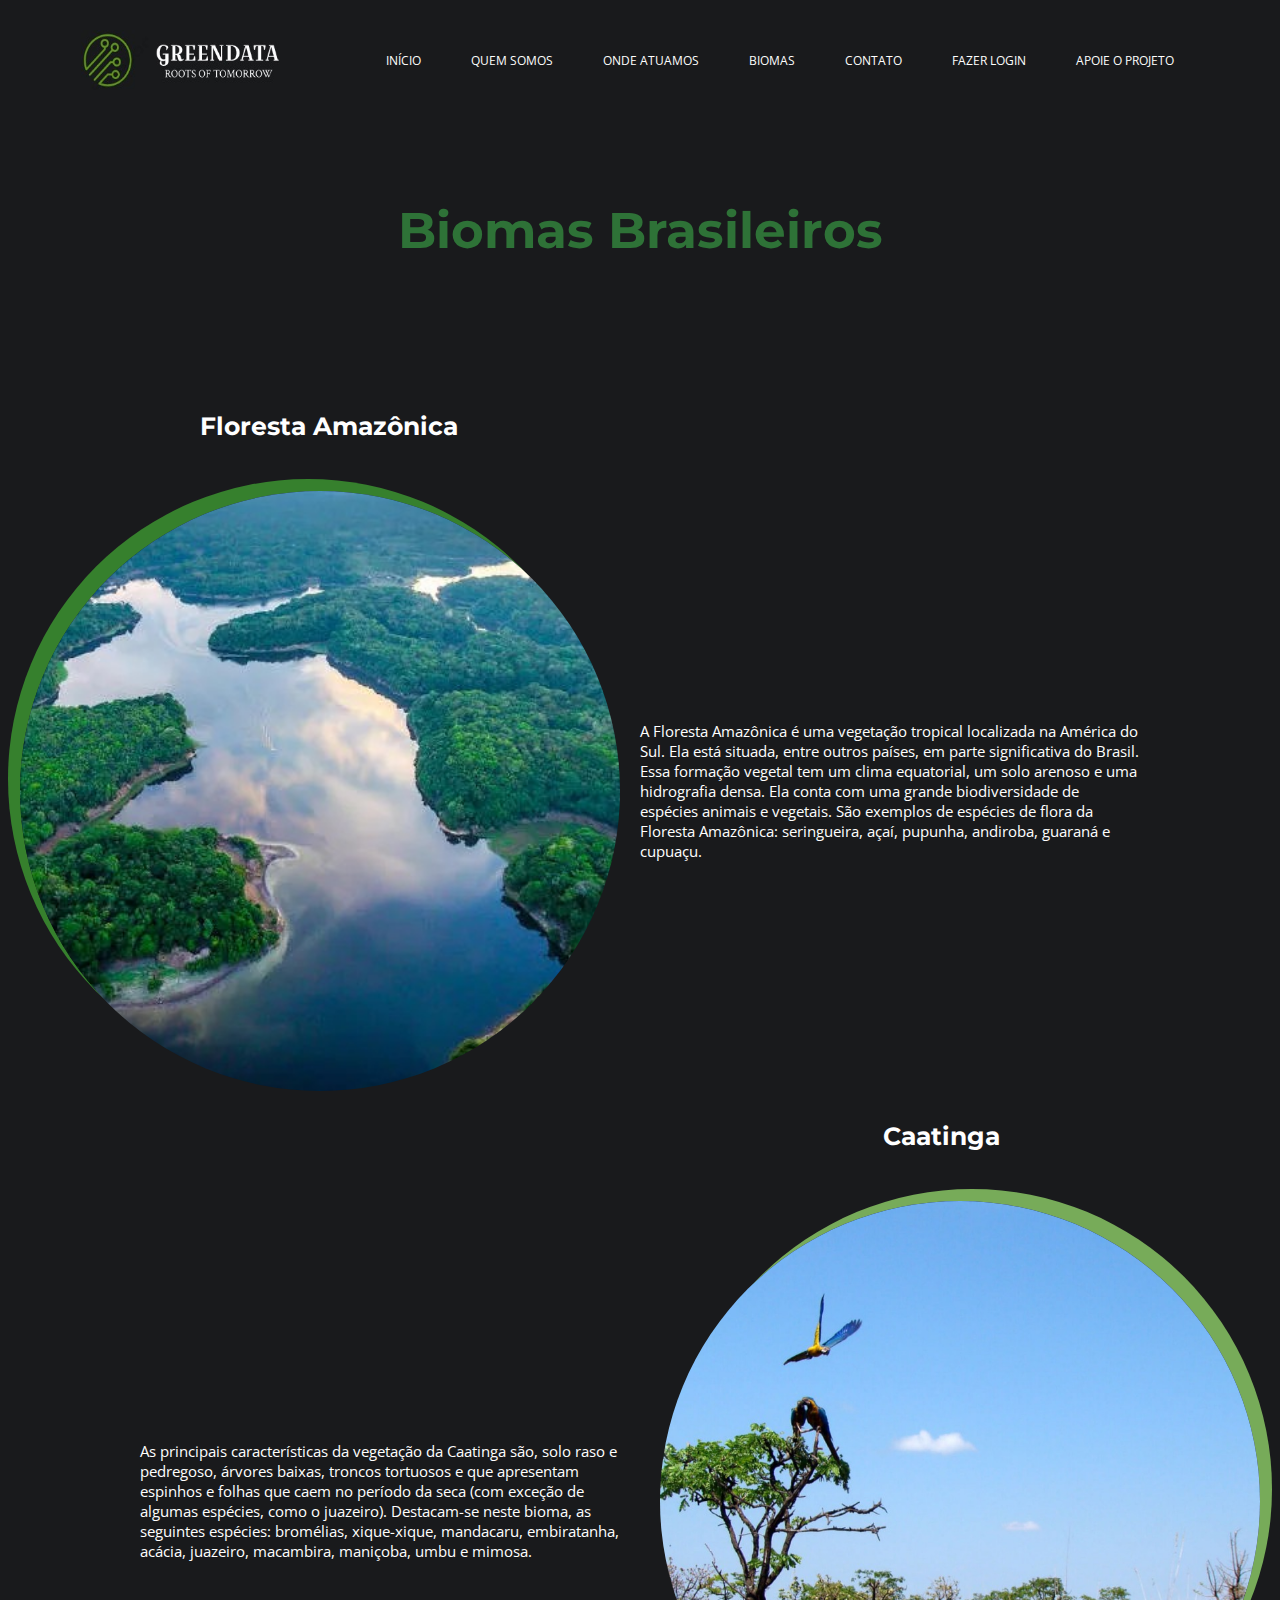
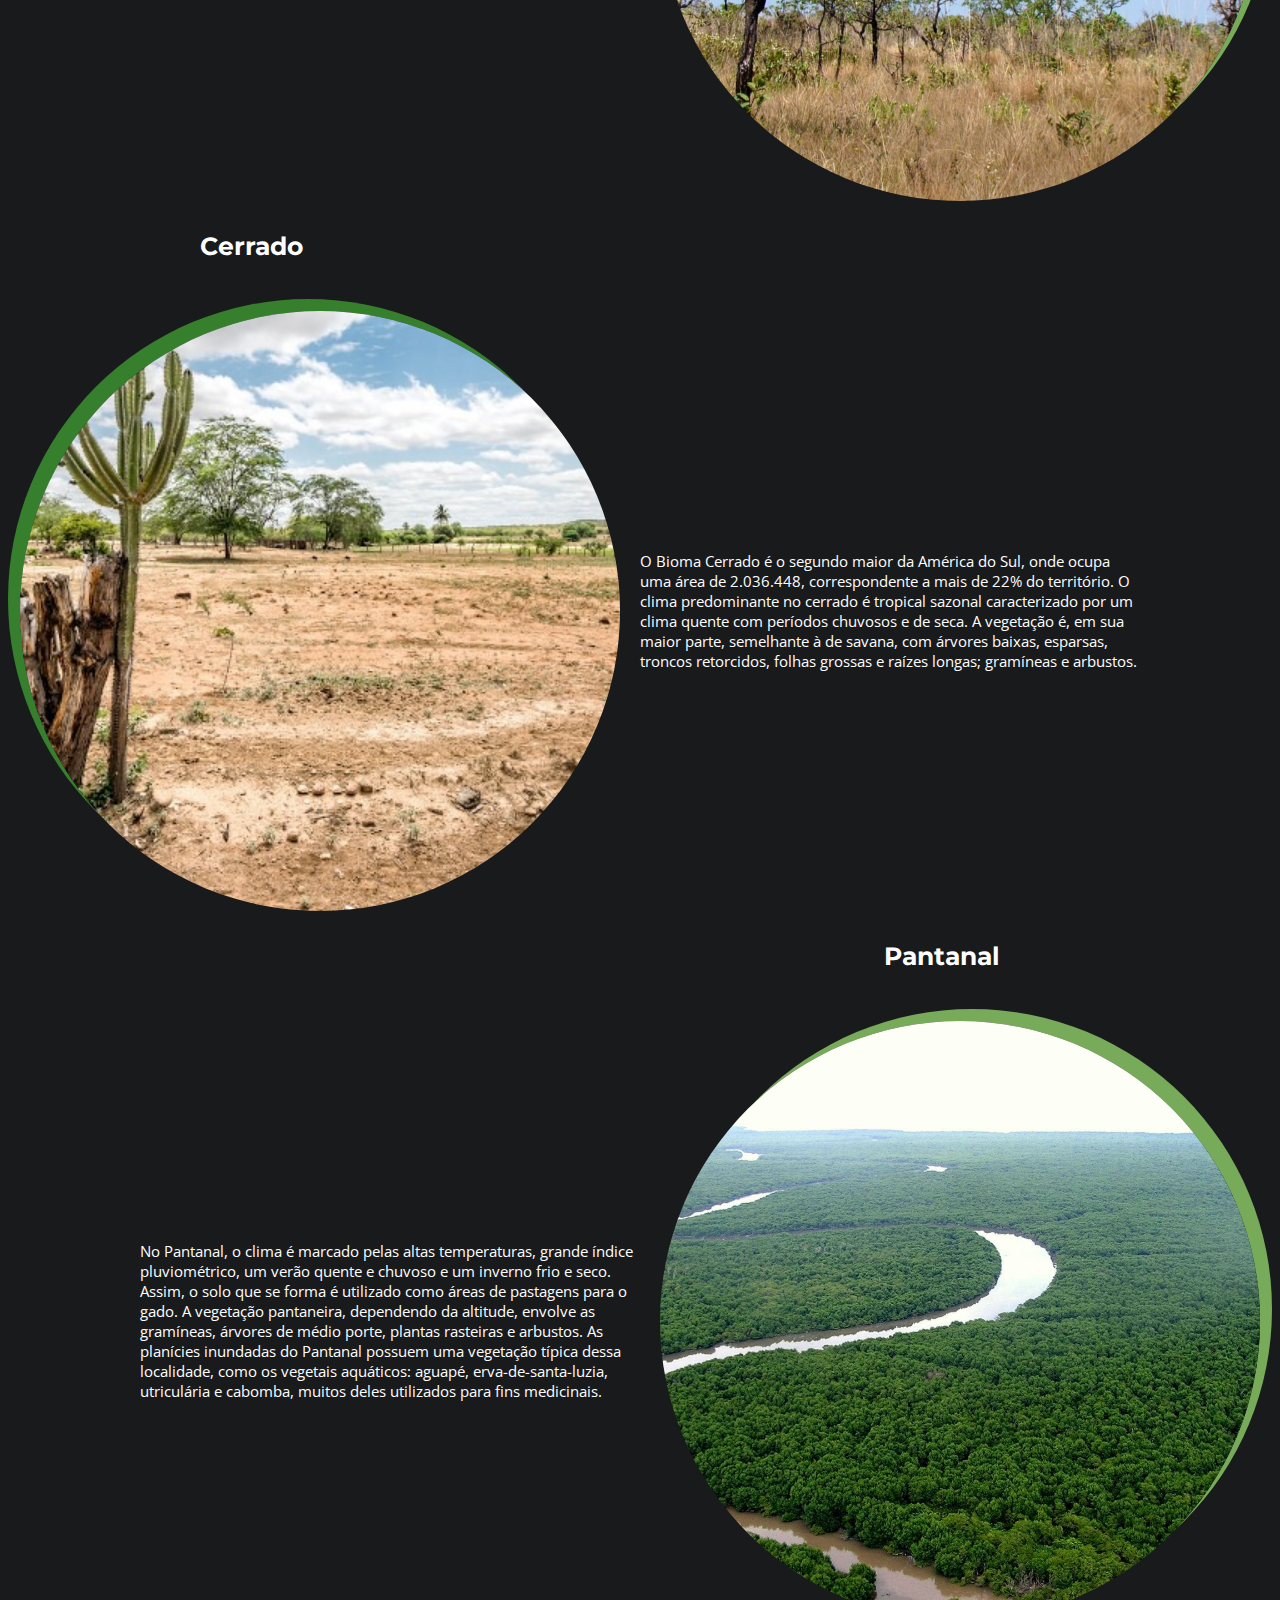
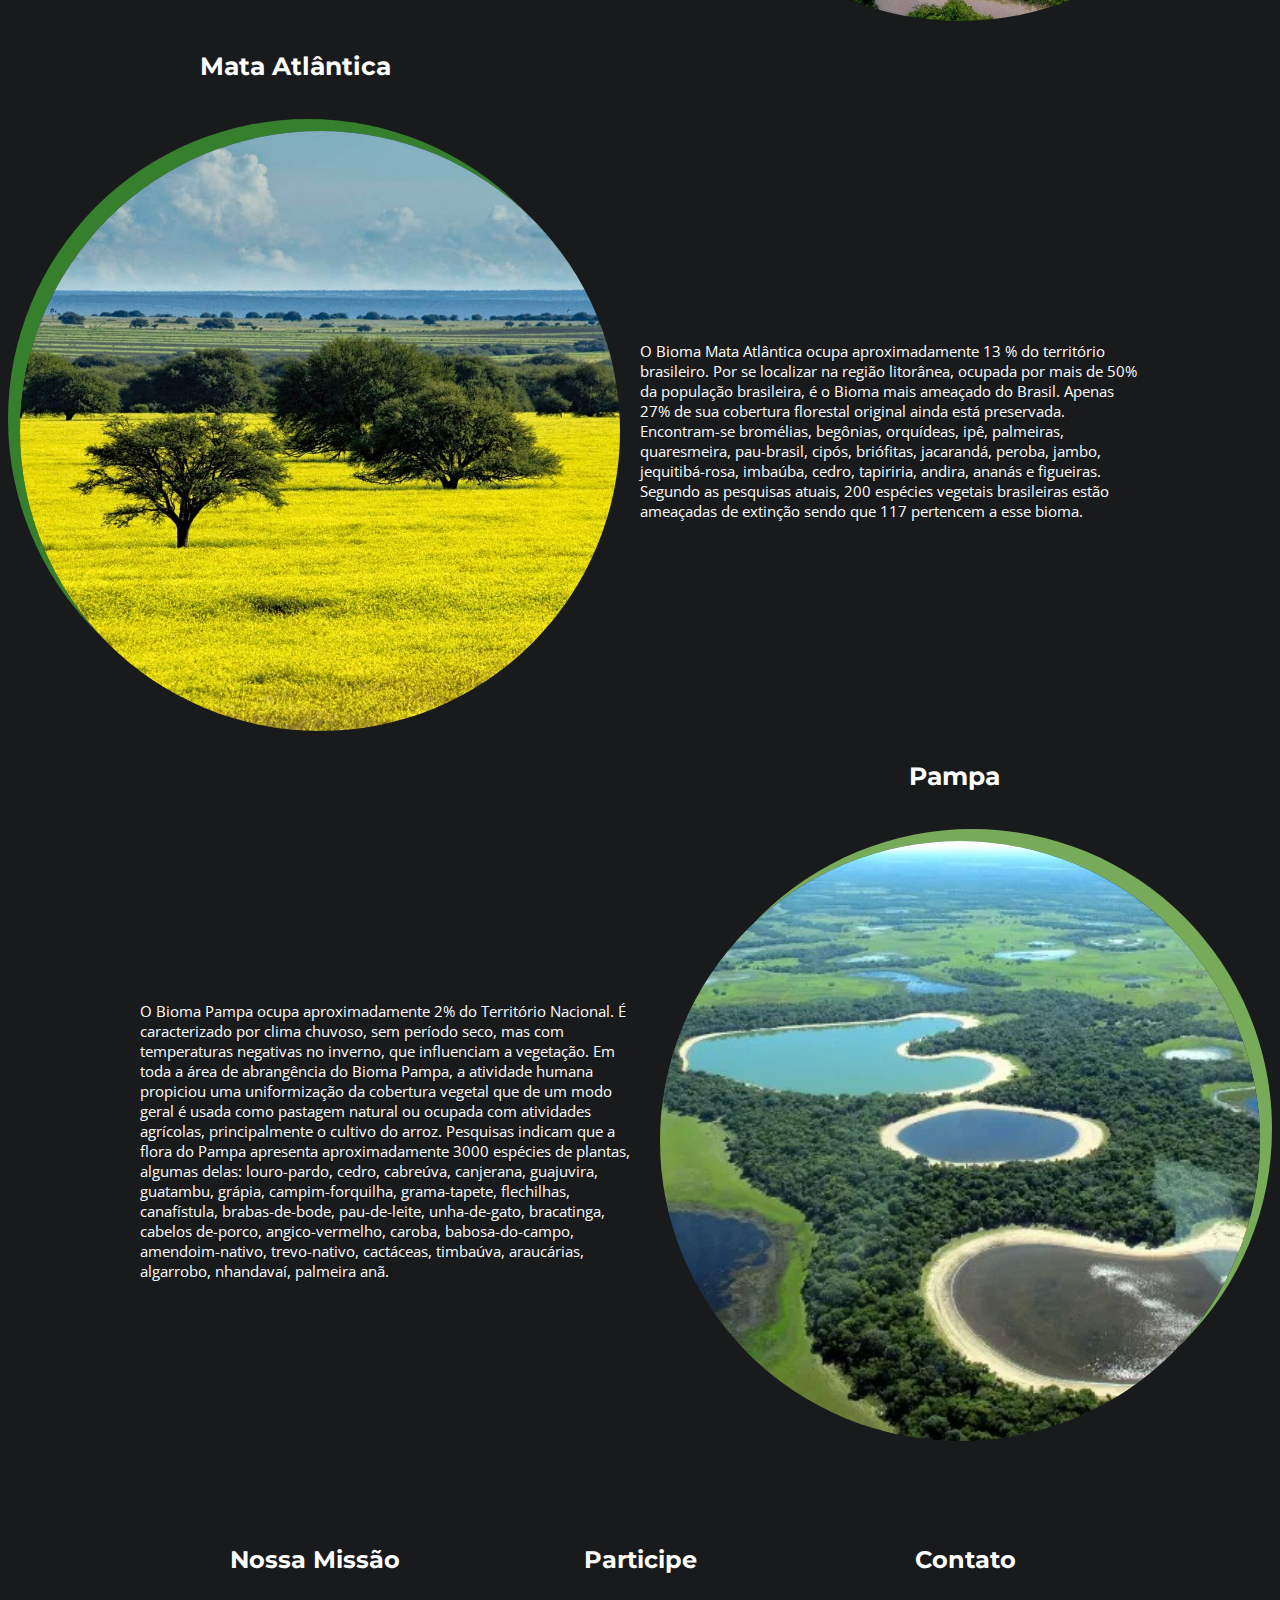
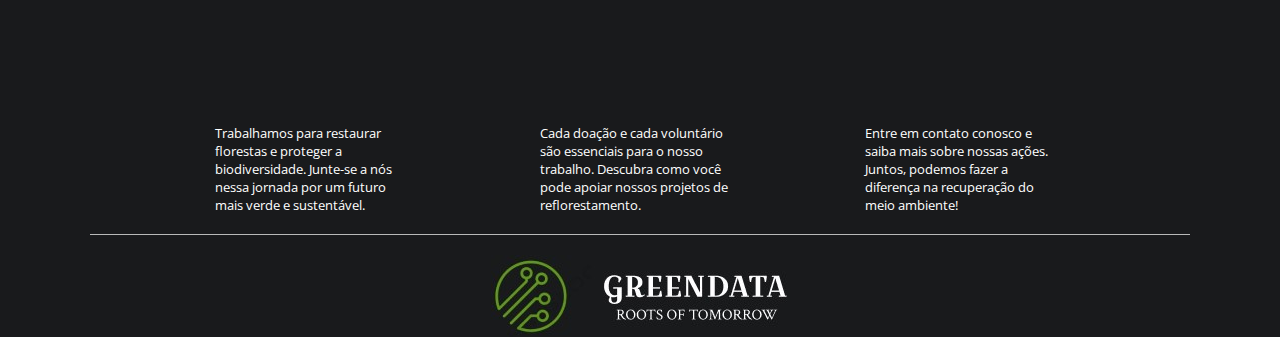
<file: src/main/resources/static/biomas.html>
<!DOCTYPE html>
<html lang="pt-BR">
<head>
  <meta charset="UTF-8">
  <meta name="viewport" content="width=device-width, initial-scale=1.0">
  <title>Biomas Brasileiros</title>
  <link rel="stylesheet" href="biomas.css">
  <link href="https://fonts.googleapis.com/css2?family=Crimson+Text:wght@400;700&family=Montserrat:wght@700&display=swap" rel="stylesheet">
</head>
<body>
  <nav>

    <img src="../assets/Captura%20de%20tela%202024-10-23%20200315.jpg" id="nav_img" alt="img.png">

    <ul>

        <li><a href="home.html">INÍCIO</a></li>
        <li><a href="quem_somos.html">QUEM SOMOS</a></li>
        <li><a href="onde_atuamos.html">ONDE ATUAMOS</a></li>
        <li><a href="biomas.html">BIOMAS</a></li>
        <li><a href="contato.html">CONTATO</a></li>
        <li><a href="index.html">FAZER LOGIN</a></li>
        <li><a href="apoie_o_projeto.html">APOIE O PROJETO</a></li>


    </ul>

</nav>

  <h1>Biomas Brasileiros</h1>
  
  <div class="bioma">
    <h2 class="esquerda">Floresta Amazônica</h2>
    <div class="conteudo">
      <img src="../assets/amazonia.jpg" alt="Amazônia">
      <p>A Floresta Amazônica é uma vegetação tropical localizada na América do Sul. Ela está situada, entre outros países, em parte significativa do Brasil. Essa formação vegetal tem um clima equatorial, um solo arenoso e uma hidrografia densa. Ela conta com uma grande biodiversidade de espécies animais e vegetais. São exemplos de espécies de flora da Floresta Amazônica: seringueira, açaí, pupunha, andiroba, guaraná e cupuaçu.</p>
    </div>
  </div>

  <div class="bioma invert">
    <h2 class="direita">Caatinga</h2>
    <div class="conteudo">
      <img src="../assets/caatinga.jpg" alt="Caatinga">
      <p>As principais características da vegetação da Caatinga são, solo raso e pedregoso, árvores baixas, troncos tortuosos e que apresentam espinhos e folhas que caem no período da seca (com exceção de algumas espécies, como o juazeiro). Destacam-se neste bioma, as seguintes espécies: bromélias, xique-xique, mandacaru, embiratanha, acácia, juazeiro, macambira, maniçoba, umbu e mimosa.</p>
    </div>
  </div>

  <div class="bioma">
    <h2 class="esquerda">Cerrado</h2>
    <div class="conteudo">
      <img src="../assets/cerrado.jpg" alt="Cerrado">
      <p>O Bioma Cerrado é o segundo maior da América do Sul, onde ocupa uma área de 2.036.448, correspondente a mais de 22% do território. O clima predominante no cerrado é tropical sazonal caracterizado por um clima quente com períodos chuvosos e de seca.
        A vegetação é, em sua maior parte, semelhante à de savana, com árvores baixas, esparsas, troncos retorcidos, folhas grossas e raízes longas; gramíneas e arbustos.</p>
    </div>
  </div>

  <div class="bioma invert">
    <h2 class="direita">Pantanal</h2>
    <div class="conteudo">
      <img src="../assets/pantanal.jpg" alt="Pantanal">
      <p>No Pantanal, o clima é marcado pelas altas temperaturas, grande índice pluviométrico, um verão quente e chuvoso e um inverno frio e seco. Assim, o solo que se forma é utilizado como áreas de pastagens para o gado. A vegetação pantaneira, dependendo da altitude, envolve as gramíneas, árvores de médio porte, plantas rasteiras e arbustos. As planícies inundadas do Pantanal possuem uma vegetação típica dessa localidade, como os vegetais aquáticos: aguapé, erva-de-santa-luzia, utriculária e cabomba, muitos deles utilizados para fins medicinais.</p>
    </div>
  </div>

  <div class="bioma">
    <h2 class="esquerda">Mata Atlântica</h2>
    <div class="conteudo">
      <img src="../assets/mata_atlantica.jpg" alt="Mata Atlântica">
      <p>O Bioma Mata Atlântica ocupa aproximadamente 13 % do território brasileiro. Por se localizar na região litorânea, ocupada por mais de 50% da população brasileira, é o Bioma mais ameaçado do Brasil. Apenas 27% de sua cobertura florestal original ainda está preservada. Encontram-se bromélias, begônias, orquídeas, ipê, palmeiras, quaresmeira, pau-brasil, cipós, briófitas, jacarandá, peroba, jambo, jequitibá-rosa, imbaúba, cedro, tapiriria, andira, ananás e figueiras.

        Segundo as pesquisas atuais, 200 espécies vegetais brasileiras estão ameaçadas de extinção sendo que 117 pertencem a esse bioma.</p>
    </div>
  </div>

  <div class="bioma invert">
    <h2 class="direita">Pampa</h2>
    <div class="conteudo">
      <img src="../assets/pampa.jpg" alt="Pampa">
      <p>O Bioma Pampa ocupa aproximadamente 2% do Território Nacional. É caracterizado por clima chuvoso, sem período seco, mas com temperaturas negativas no inverno, que in­fluenciam a vegetação. Em toda a área de abrangência do Bioma Pampa, a atividade humana propiciou uma uniformização da cobertura vegetal que de um modo geral é usada como pastagem natural ou ocupada com atividades agrícolas, principalmente o cultivo do arroz. Pesquisas indicam que a flora do Pampa apresenta aproximadamente 3000 espécies de plantas, algumas delas: louro-pardo, cedro, cabreúva, canjerana, guajuvira, guatambu, grápia, campim-forquilha, grama-tapete, flechilhas, canafístula, brabas-de-bode, pau-de-leite, unha-de-gato, bracatinga, cabelos de-porco, angico-vermelho, caroba, babosa-do-campo, amendoim-nativo, trevo-nativo, cactáceas, timbaúva, araucárias, algarrobo, nhandavaí, palmeira anã.</p>
    </div>
  </div>

  <footer>

    <div class="container_footer">

        <div class="footer_txt">

            <div class="div_footer_text">

                <h1>Nossa Missão</h1>

                <p>Trabalhamos para restaurar florestas e proteger a biodiversidade. Junte-se a nós nessa jornada por um futuro mais verde e sustentável.</p>

            </div>

            <div class="div_footer_text">

                <h1>Participe</h1>

                <p>Cada doação e cada voluntário são essenciais para o nosso trabalho. Descubra como você pode apoiar nossos projetos de reflorestamento.</p>

            </div>

            <div class="div_footer_text">

                <h1>Contato</h1>

                <p>Entre em contato conosco e saiba mais sobre nossas ações. Juntos, podemos fazer a diferença na recuperação do meio ambiente!</p>

            </div>

        </div>

        <div class="footer_info">

            <img src="../assets/Captura%20de%20tela%202024-10-23%20200315.jpg" id="nav_img1" alt="img.png">

            
        </div>

    </div>

    

</footer>
</body>
</html>
</file>
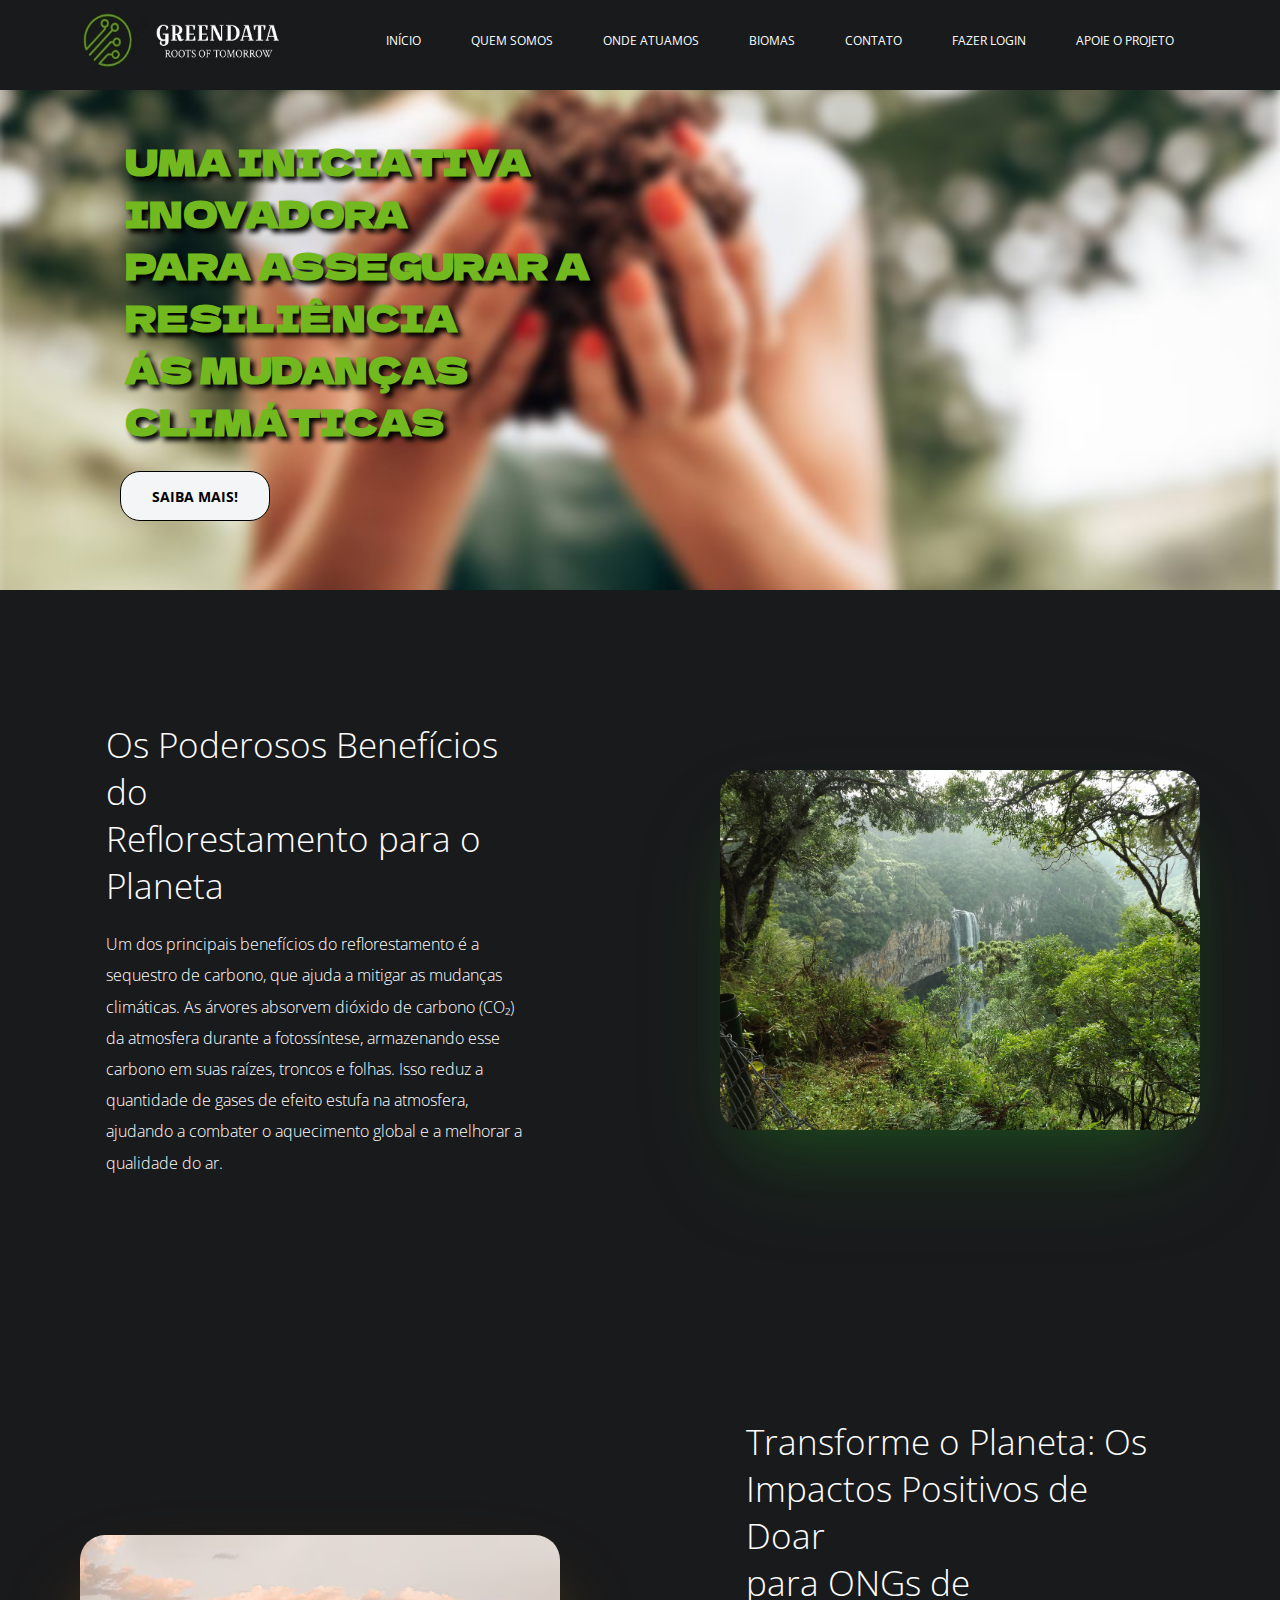
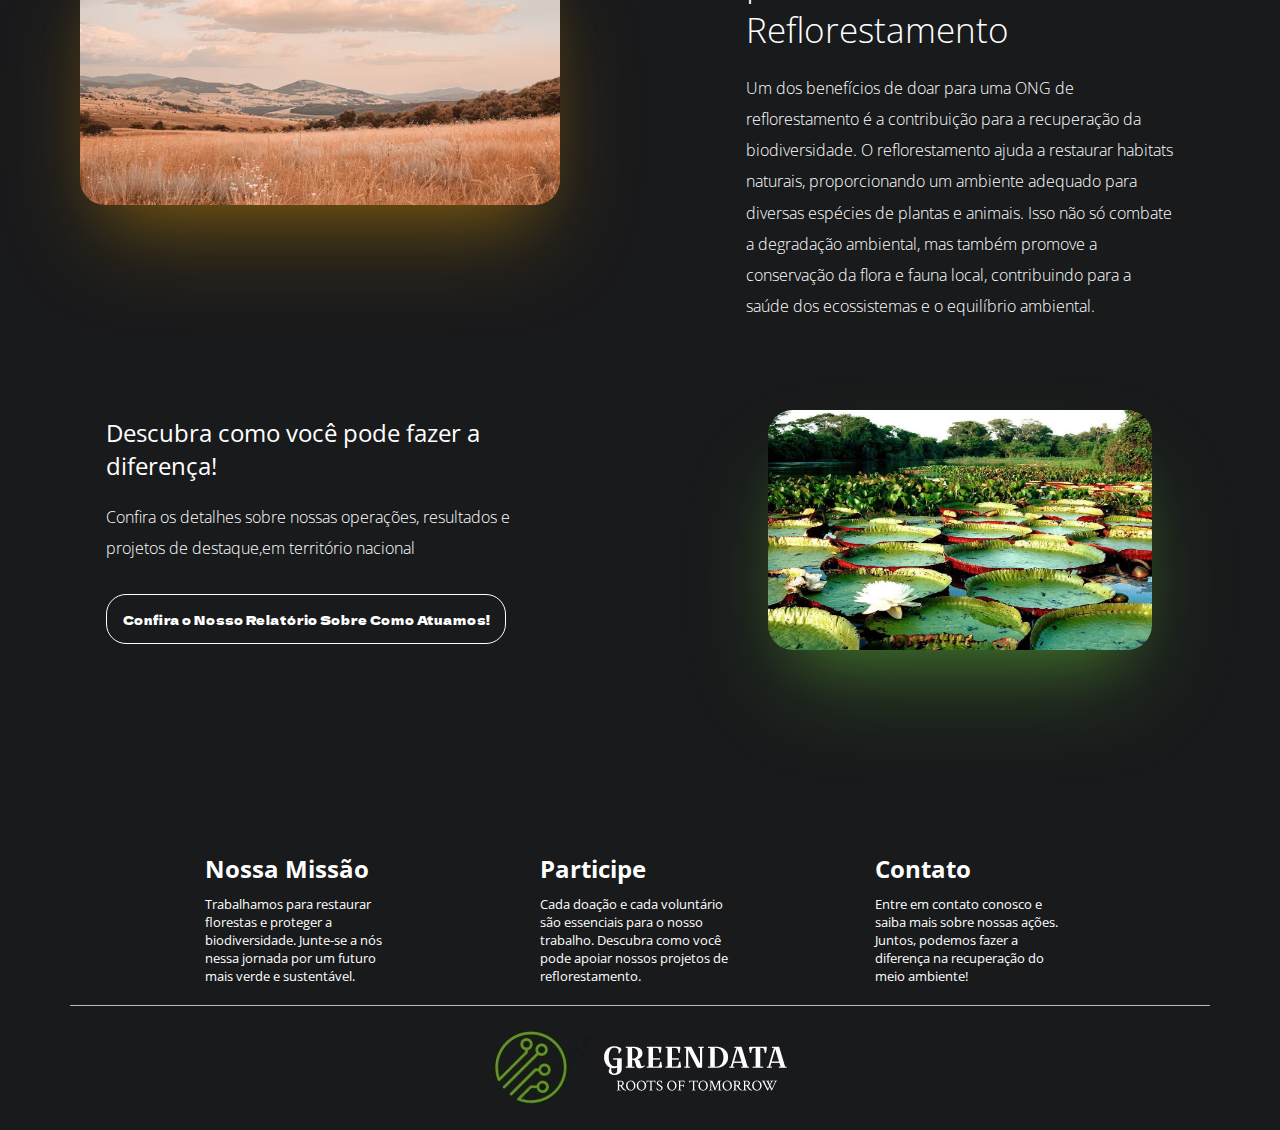
<file: src/main/resources/static/home.html>
<!DOCTYPE html>
<html lang="pt-BR">
<head>
  <meta charset="UTF-8">
  <meta name="viewport" content="width=device-width, initial-scale=1.0">
  <title>Roots of Tomorrow</title>
  <link rel="stylesheet" href="home-style.css">
  <link rel="shortcut icon" href="../assets/image%20(1).png" type="image/x-icon">
</head>
<body>

<nav>

  <img src="../assets/Captura%20de%20tela%202024-10-23%20200315.jpg" id="nav_img" alt="img.png">

  <ul>

    <li><a href="home.html">INÍCIO</a></li>
    <li><a href="quem_somos.html">QUEM SOMOS</a></li>
    <li><a href="onde_atuamos.html">ONDE ATUAMOS</a></li>
    <li><a href="biomas.html">BIOMAS</a></li>
    <li><a href="contato.html">CONTATO</a></li>
    <li><a href="index.html">FAZER LOGIN</a></li>
    <li><a href="apoie_o_projeto.html">APOIE O PROJETO</a></li>


  </ul>

</nav>

<header>

  <div class="container">

    <h1>UMA INICIATIVA<br> INOVADORA<br> PARA ASSEGURAR A<br> RESILIÊNCIA<br> ÁS MUDANÇAS<br> CLIMÁTICAS</h1>

    <a href="quem_somos.html">

      <button>
        <h3>SAIBA MAIS!</h3>
      </button>

    </a>

  </div>

</header>

<section class="floresta_section">


  <div class="div_text">

    <div class="text">

      <h1>Os Poderosos Benefícios do<br> Reflorestamento para o Planeta
      </h1>

      <p>Um dos principais benefícios do reflorestamento é a sequestro de carbono, que ajuda a mitigar as mudanças climáticas. As árvores absorvem dióxido de carbono (CO₂) da atmosfera durante a fotossíntese, armazenando esse carbono em suas raízes, troncos e folhas. Isso reduz a quantidade de gases de efeito estufa na atmosfera, ajudando a combater o aquecimento global e a melhorar a qualidade do ar.</p>

    </div>

  </div>

  <div class="div_img">
    <img src="../assets/mata_atlantica4k%5D.jpg" id="img_floresta_at" alt="flor.img">
  </div>

</section>

<section class="beneficios_a">


  <div class="div_img_a">
    <img src="../assets/paisagem-natural-com-estetica-de-sonho-e-tons-de-cor-do-ano_23-2151393946.avif" id="img_floresta_pa" alt="flor.img">
  </div>

  <div class="div_text_a">

    <div class="text_a">

      <h1>Transforme o Planeta: Os Impactos Positivos de Doar<br> para ONGs de Reflorestamento
      </h1>

      <p>Um dos benefícios de doar para uma ONG de reflorestamento é a contribuição para a recuperação da biodiversidade. O reflorestamento ajuda a restaurar habitats naturais, proporcionando um ambiente adequado para diversas espécies de plantas e animais. Isso não só combate a degradação ambiental, mas também promove a conservação da flora e fauna local, contribuindo para a saúde dos ecossistemas e o equilíbrio ambiental.</p>

    </div>

  </div>
</section>

<section class="como_atuamos">

  <div class="div_text_c">

    <div class="text_c">

      <h1>Descubra como você pode fazer a diferença!</h1>

      <p>Confira os detalhes sobre nossas operações, resultados e projetos de destaque,em território nacional </p>

      <button id="botao_como_atuamos" class="botao_como_atuamos">Confira o Nosso Relatório Sobre Como Atuamos!</button>

    </div>

  </div>

  <div class="div_img_c">
    <img src="../assets/vitoriaregia.jpg" id="img_flor_c" alt="flor.img">
  </div>

</section>

<footer>

  <div class="container_footer">

    <div class="footer_txt">

      <div class="div_footer_text">

        <h1>Nossa Missão</h1>

        <p>Trabalhamos para restaurar florestas e proteger a biodiversidade. Junte-se a nós nessa jornada por um futuro mais verde e sustentável.</p>

      </div>

      <div class="div_footer_text">

        <h1>Participe</h1>

        <p>Cada doação e cada voluntário são essenciais para o nosso trabalho. Descubra como você pode apoiar nossos projetos de reflorestamento.</p>

      </div>

      <div class="div_footer_text">

        <h1>Contato</h1>

        <p>Entre em contato conosco e saiba mais sobre nossas ações. Juntos, podemos fazer a diferença na recuperação do meio ambiente!</p>

      </div>

    </div>

    <div class="footer_info">

      <img src="../assets/Captura%20de%20tela%202024-10-23%20200315.jpg" id="nav_im2" alt="img.png">


    </div>

  </div>



</footer>

</body>
</html>
</file>
<file: src/main/resources/static/biomas.css>
@import url('https://fonts.googleapis.com/css2?family=Open+Sans:ital,wght@0,300..800;1,300..800&display=swap');


* {
  margin: 0;
  padding: 0;
  box-sizing: border-box;
  font-family: "Open Sans", sans-serif;
}

body {
  font-family: Arial, sans-serif;
  padding: 20px;
  background-color: #191A1C;
  color: #FFFFFF;
}

nav {
  align-items: center;
  display: flex;
  justify-content: center;
  height: 80px;
  background-color: #191A1C;
  font-size: 12px; 

  & #nav_img{
      margin-right: 80px;
      height: 60px;
      width: 200px;
  }
}

nav ul {
  list-style-type: none;
  display: flex;
  justify-content: center;
}



nav ul li a {
  color: white;
  text-decoration: none;
  padding: 8px 25px;
  transition: background-color 0.3s;
}

nav ul li a:hover {
  background-color: #71b91e;
  border-radius: 4px;
}

h1 {
  margin-top: 100px;
  text-align: center;
  margin-bottom: 150px;
  font-size: 50px;
  color: #2e7237;
  font-family: 'Montserrat', sans-serif;
}

.bioma {
  margin-bottom: 30px;
}

.bioma .esquerda {
  font-size: 25px;
  font-family: 'Montserrat', sans-serif;
  margin-bottom: 10px;
  text-align: left;
  margin-left: 180px;
  margin-bottom: 50px;

}

.bioma .direita {
  font-size: 25px;
  font-family: 'Montserrat', sans-serif;
  margin-bottom: 10px;
  text-align: right;
  margin-right: 260px;
  margin-bottom: 50px;
}

.conteudo {
  display: flex;
  align-items: center;
  gap: 20px;
}

.conteudo img {
  width: 600px;
  height: 600px;
  object-fit: cover;
  border-radius: 50%;
}

.conteudo p {
  font-size: 15px;
  max-width: 500px;
  text-align: left;
}

.bioma .conteudo {
  flex-direction: row;
}

.bioma.invert .conteudo {
  flex-direction: row-reverse;
}

.bioma .conteudo img {
  box-shadow: -12px -12px 0 #36802d;
}

.bioma.invert .conteudo img {
  box-shadow: 12px -12px 0 #77ab59;
}

footer{
  height: 300px;
  margin-top: 100px;
  padding: 0px 70px;
  background-color: #191A1C;
  display: flex;
  justify-content: center;
  align-items: center;

  & .container_footer {
      width: 100%;
      flex-direction: column;
  }


  & .footer_txt {
      height: 50%;
      border-bottom: 1px solid rgb(185, 185, 185);
      display: flex;
      padding-bottom: 20px;
      justify-content: space-evenly;
  }

  & .div_footer_text {
      color: white;
      width: 200px;
  }

  & .div_footer_text h1{
      font-size: 1.5em;
      color: white;
  }

  & .div_footer_text p{
      margin-top: 10px;
      font-size: 0.8em;
  }

  & .footer_info {
      margin-top: 20px;
      height: 50%;
      display: flex;
      justify-content: center;
      align-items: center;
  }
}
</file>
<file: src/main/resources/static/home-style.css>
@import url('https://fonts.googleapis.com/css2?family=Crimson+Text:ital,wght@0,400;0,600;0,700;1,400;1,600;1,700&family=Red+Hat+Display:ital,wght@0,300..900;1,300..900&display=swap');
@import url('https://fonts.googleapis.com/css2?family=Crimson+Text:ital,wght@0,400;0,600;0,700;1,400;1,600;1,700&family=Dela+Gothic+One&family=Red+Hat+Display:ital,wght@0,300..900;1,300..900&display=swap');
@import url('https://fonts.googleapis.com/css2?family=Open+Sans:ital,wght@0,300..800;1,300..800&display=swap');

*{
    padding: 0;
    margin: 0;
    box-sizing: border-box;
    font-family: "Open Sans", sans-serif;
}

body {
    height: 100vh;
    width: 100%;   
    background-color: #191A1C;
}

nav {
    align-items: center;
    display: flex;
    justify-content: center;
    height: 80px;
    background-color: #191A1C;
    font-size: 12px; 

    & #nav_img, #nav_im2{
        margin-right: 80px;
        height: 60px;
        width: 200px;
    }
}

nav ul {
    list-style-type: none;
    display: flex;
    justify-content: center;
}


  
nav ul li a {
    color: white;
    text-decoration: none;
    padding: 8px 25px;
    transition: background-color 0.3s;
}
  
nav ul li a:hover {
    background-color: #71b91e;
    border-radius: 4px;
}

header {
    background-image: url("../../webapp/assets/Captura de tela 2024-10-23 231016.jpg");
    background-position: center;
    background-size: cover;
    color: white; 
    margin-top: 10px;
    display: flex;
    justify-content:flex-start ; 
    align-items: center; 
    height: 500px;
    text-shadow: 4px 4px 5px rgba(0, 0, 0, 1);
    font-size: 18px;
    color: #71B91E;
}

header h1 {
    padding: 125px;
    margin-top: -50px;
    margin-bottom: -100px;
    font-weight: bolder;
    font-family: "Dela Gothic One", sans-serif;
}

button {
    margin-bottom: 100px;
    font-family: "Dela Gothic One", sans-serif;
    border-radius: 20px;
    font-size: 12px;
    height: 50px;
    width: 150px;
    margin-left: 120px;
    background-color: #F4F5F7;
    border: 1px solid black;
    transition: background-color 0.3s ease;
}

button:hover{
    background-color: #71b91e;
    color: white;
}

.floresta_section {
    height: 80vh;
    display: flex;
    justify-content: space-between;
}

.div_text {
    height: 100%;
    width: 50%;
    display: flex;
    align-items: center;
    justify-content: center;
    flex-direction: column;

    & .text{
        width: 70%;
        color: #ffff;
        font-family: "Crimson Text",sans-serif;
        font-weight: lighter;
        font-size: 12px;
        padding: 10px;
    }

    & .text h1 {
        font-size: 2.9em;
        font-weight: lighter;
    }

    & .text p {
        font-size: 1.3em;
        margin-top: 20px;
        line-height: 2em;
    }
}

.div_img {
    height: 100%;
    width: 50%;
    display: flex;
    align-items: center;
    justify-content: center;

    & #img_floresta_at {
        height: auto;
        width: 75%;
        border-radius: 25px;
        box-shadow: 
        rgba(34, 139, 34, 0.1) 0px 1px 1px 0px inset, 
        rgba(34, 139, 34, 0.25) 0px 50px 100px -20px, 
        rgba(34, 139, 34, 0.3) 0px 30px 60px -30px;
        
    }
}


.beneficios_a {
    height: 80vh;
    display: flex;
    justify-content: space-between;
}

.div_text_a {
    height: 100%;
    width: 50%;
    display: flex;
    align-items: center;
    justify-content: center;
    flex-direction: column;

    & .text_a{
        width: 70%;
        color: #ffff;
        font-family: "Crimson Text",sans-serif;
        font-weight: lighter;
        font-size: 12px;
        padding: 10px;
    }

    & .text_a h1 {
        font-size: 2.9em;
        font-weight: lighter;
    }

    & .text_a p {
        font-size: 1.3em;
        margin-top: 20px;
        line-height: 2em;
    }
}

.div_img_a {
    height: 100%;
    width: 50%;
    display: flex;
    align-items: center;
    justify-content: center;

    & #img_floresta_pa {
        height: auto;
        width: 75%;
        border-radius: 25px;
        box-shadow: 
        rgba(255, 174, 0, 0.1) 0px 1px 1px 0px inset, 
        rgba(255, 174, 0, 0.25) 0px 50px 100px -20px, 
        rgba(255, 174, 0, 0.3) 0px 30px 60px -30px;
        
    }
}

.como_atuamos {
    margin-top: 100px;
    height: 30vh;
    display: flex;
    justify-content: space-between;
    align-items: center;
    padding-bottom: 300px;
}


.div_text_c {
    height: 100%;
    width: 50%;
    align-items: center;
    display: flex;
    justify-content: center;
    flex-direction: column;

    & .text_c{
        width: 70%;
        color: #ffff;
        font-family: "Crimson Text",sans-serif;
        font-weight: lighter;
        font-size: 12px;
        padding: 10px;
    }

    & .text_c h1 {
        font-size: 2.0em;
        font-weight: 400;
        margin-top: 100px;
    }

    & .text_c p {
        font-size: 1.3em;
        margin-top: 20px;
        line-height: 2em;
    }
}

.div_img_c {
    height: 100%;
    width: 50%;
    display: flex;
    align-items: center;
    justify-content: center;

    & #img_flor_c {
        height: 240px;
        width: 60%;
        border-radius: 25px;
        box-shadow: 
        rgba(123, 240, 65, 0.1) 0px 1px 1px 0px inset, 
        rgba(123, 240, 65, 0.25) 0px 50px 100px -20px, 
        rgba(123, 240, 65, 0.3) 0px 30px 60px -30px;
    }
}

.botao_como_atuamos {
    width: 400px;
    height: 50px;
    margin-left: 0px;
    margin-top: 30px;
    color: white;
    font-size: 1.0em;
    background-color: #191A1C;
    border: 1px solid white;
    transition: background-color 0.3s ease;
}

.botao_como_atuamos:hover {
    background-color: white; 
    color: #191A1C;
}

footer{
    height: 300px;
    padding: 0px 70px;
    background-color: #191A1C;
    display: flex;
    justify-content: center;
    align-items: center;

    & .container_footer {
        width: 100%;
        flex-direction: column;
    }


    & .footer_txt {
        height: 50%;
        border-bottom: 1px solid rgb(185, 185, 185);
        display: flex;
        padding-bottom: 20px;
        justify-content: space-evenly;
    }

    & .div_footer_text {
        color: white;
        width: 200px;
    }

    & .div_footer_text h1{
        font-size: 1.5em;
    }

    & .div_footer_text p{
        margin-top: 10px;
        font-size: 0.8em;
    }

    & .footer_info {
        margin-top: 20px;
        height: 50%;
        display: flex;
        justify-content: center;
        align-items: center;
    }
}
</file>
